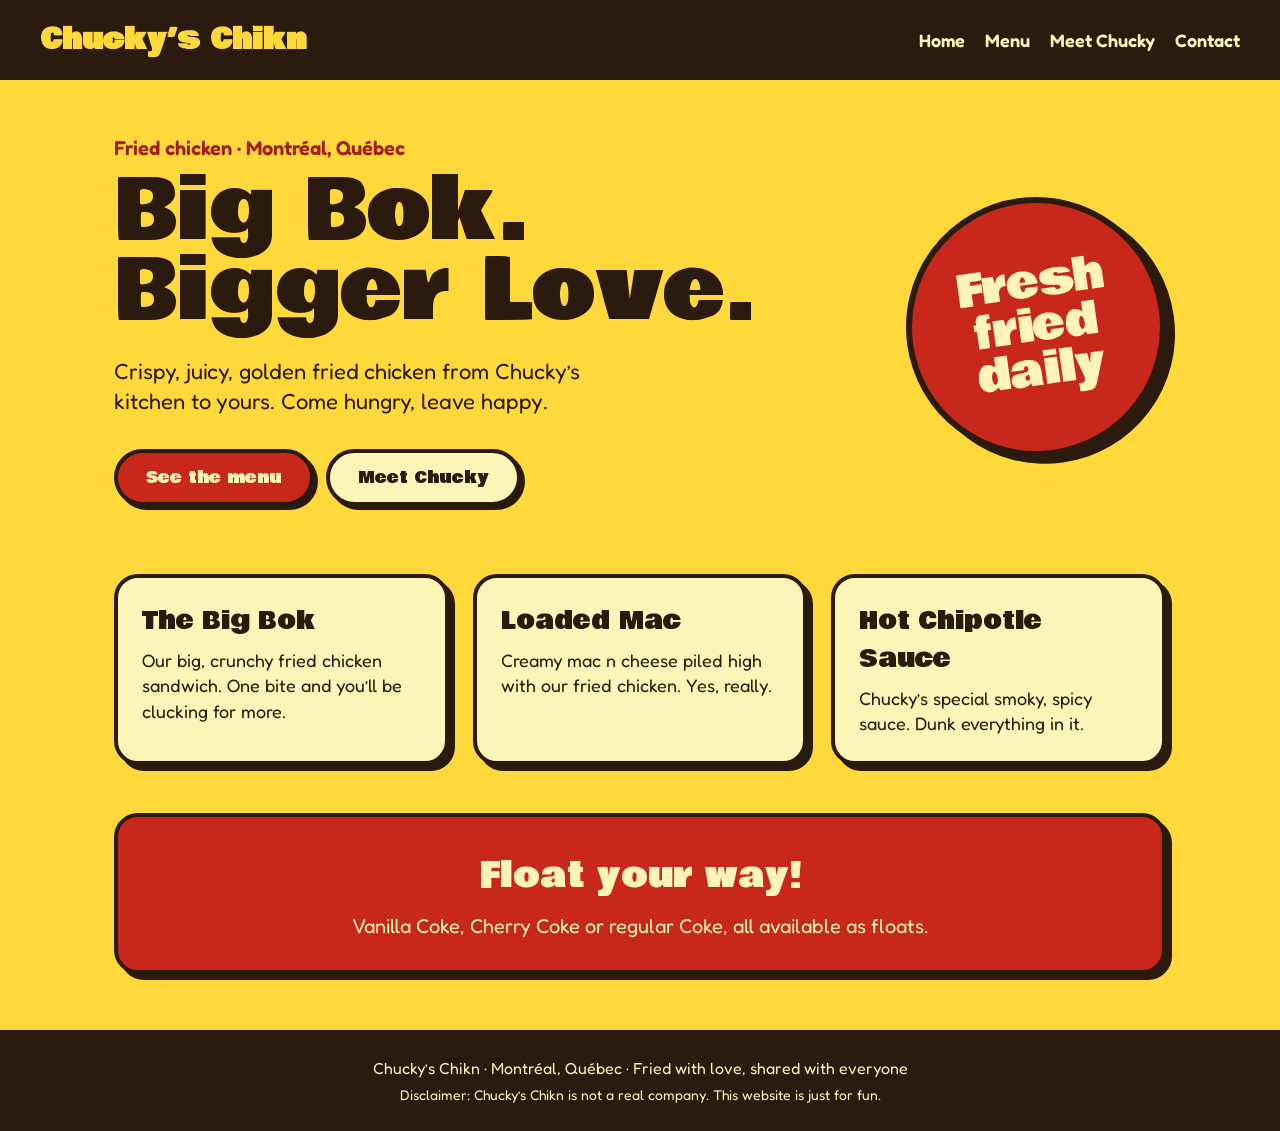
<file: index.html>
<!doctype html>
<html lang="en">
<head>
<meta charset="utf-8">
<meta name="viewport" content="width=device-width, initial-scale=1">
<title>Chucky’s Chikn — Home</title>
<link rel="preconnect" href="https://fonts.googleapis.com">
<link rel="preconnect" href="https://fonts.gstatic.com" crossorigin>
<link href="https://fonts.googleapis.com/css2?family=Bowlby+One&family=Fredoka:wght@400;600&display=swap" rel="stylesheet">
<link rel="stylesheet" href="styles.css">
</head>
<body>
<header class="nav"><a class="logo" href="index.html">Chucky’s Chikn</a><nav><div><a href="index.html">Home</a><a href="menu.html">Menu</a><a href="owner.html">Meet Chucky</a><a href="contact.html">Contact</a></div></nav></header>
<main>
<div class="wrap hero">
<div class="hero-text">
<p class="kicker">Fried chicken · Montréal, Québec</p>
<h1>Big Bok.<br>Bigger Love.</h1>
<p class="lead">Crispy, juicy, golden fried chicken from Chucky’s kitchen to yours. Come hungry, leave happy.</p>
<a class="btn" href="menu.html">See the menu</a><a class="btn alt" href="owner.html">Meet Chucky</a>
</div>
<div class="st sticker">Fresh<br>fried<br>daily</div>
</div>
<div class="wrap" style="padding-top:0">
<div class="grid">
<div class="card"><h3>The Big Bok</h3><p>Our big, crunchy fried chicken sandwich. One bite and you’ll be clucking for more.</p></div>
<div class="card"><h3>Loaded Mac</h3><p>Creamy mac n cheese piled high with our fried chicken. Yes, really.</p></div>
<div class="card"><h3>Hot Chipotle Sauce</h3><p>Chucky’s special smoky, spicy sauce. Dunk everything in it.</p></div>
</div>
<div class="banner"><h2>Float your way!</h2><p>Vanilla Coke, Cherry Coke or regular Coke, all available as floats.</p></div>
</div>
</main>
<footer class="foot">Chucky’s Chikn · Montréal, Québec · Fried with love, shared with everyone<small>Disclaimer: Chucky’s Chikn is not a real company. This website is just for fun.</small></footer>
</body>
</html>
</file>
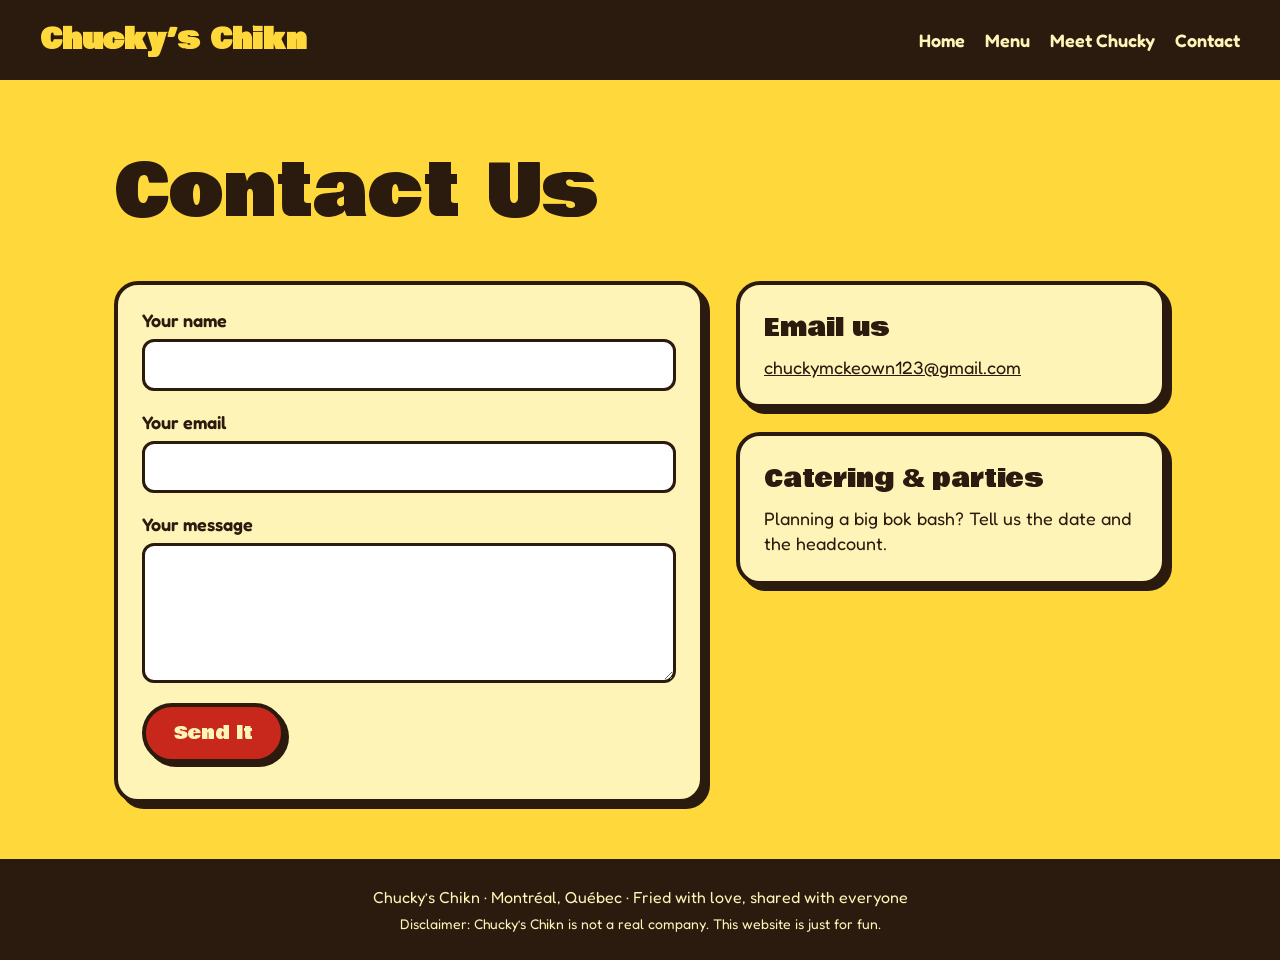
<file: contact.html>
<!doctype html>
<html lang="en">
<head>
<meta charset="utf-8">
<meta name="viewport" content="width=device-width, initial-scale=1">
<title>Chucky’s Chikn — Contact Us</title>
<link rel="preconnect" href="https://fonts.googleapis.com">
<link rel="preconnect" href="https://fonts.gstatic.com" crossorigin>
<link href="https://fonts.googleapis.com/css2?family=Bowlby+One&family=Fredoka:wght@400;600&display=swap" rel="stylesheet">
<link rel="stylesheet" href="styles.css">
</head>
<body>
<header class="nav"><a class="logo" href="index.html">Chucky’s Chikn</a><nav><div><a href="index.html">Home</a><a href="menu.html">Menu</a><a href="owner.html">Meet Chucky</a><a href="contact.html">Contact</a></div></nav></header>
<main>
<div class="wrap">
<h1>Contact Us</h1>
<div class="contact">
<form class="card formcard" action="mailto:chuckymckeown123@gmail.com" method="post" enctype="text/plain">
<label for="n">Your name</label><input id="n" name="name" type="text" required>
<label for="e">Your email</label><input id="e" name="email" type="email" required>
<label for="m">Your message</label><textarea id="m" name="message" rows="5" required></textarea>
<button class="btn" type="submit">Send it</button>
</form>
<div class="side">
<div class="card"><h3>Email us</h3><p><a href="mailto:chuckymckeown123@gmail.com">chuckymckeown123@gmail.com</a></p></div>
<div class="card"><h3>Catering &amp; parties</h3><p>Planning a big bok bash? Tell us the date and the headcount.</p></div>
</div>
</div>
</div>
</main>
<footer class="foot">Chucky’s Chikn · Montréal, Québec · Fried with love, shared with everyone<small>Disclaimer: Chucky’s Chikn is not a real company. This website is just for fun.</small></footer>
</body>
</html>
</file>
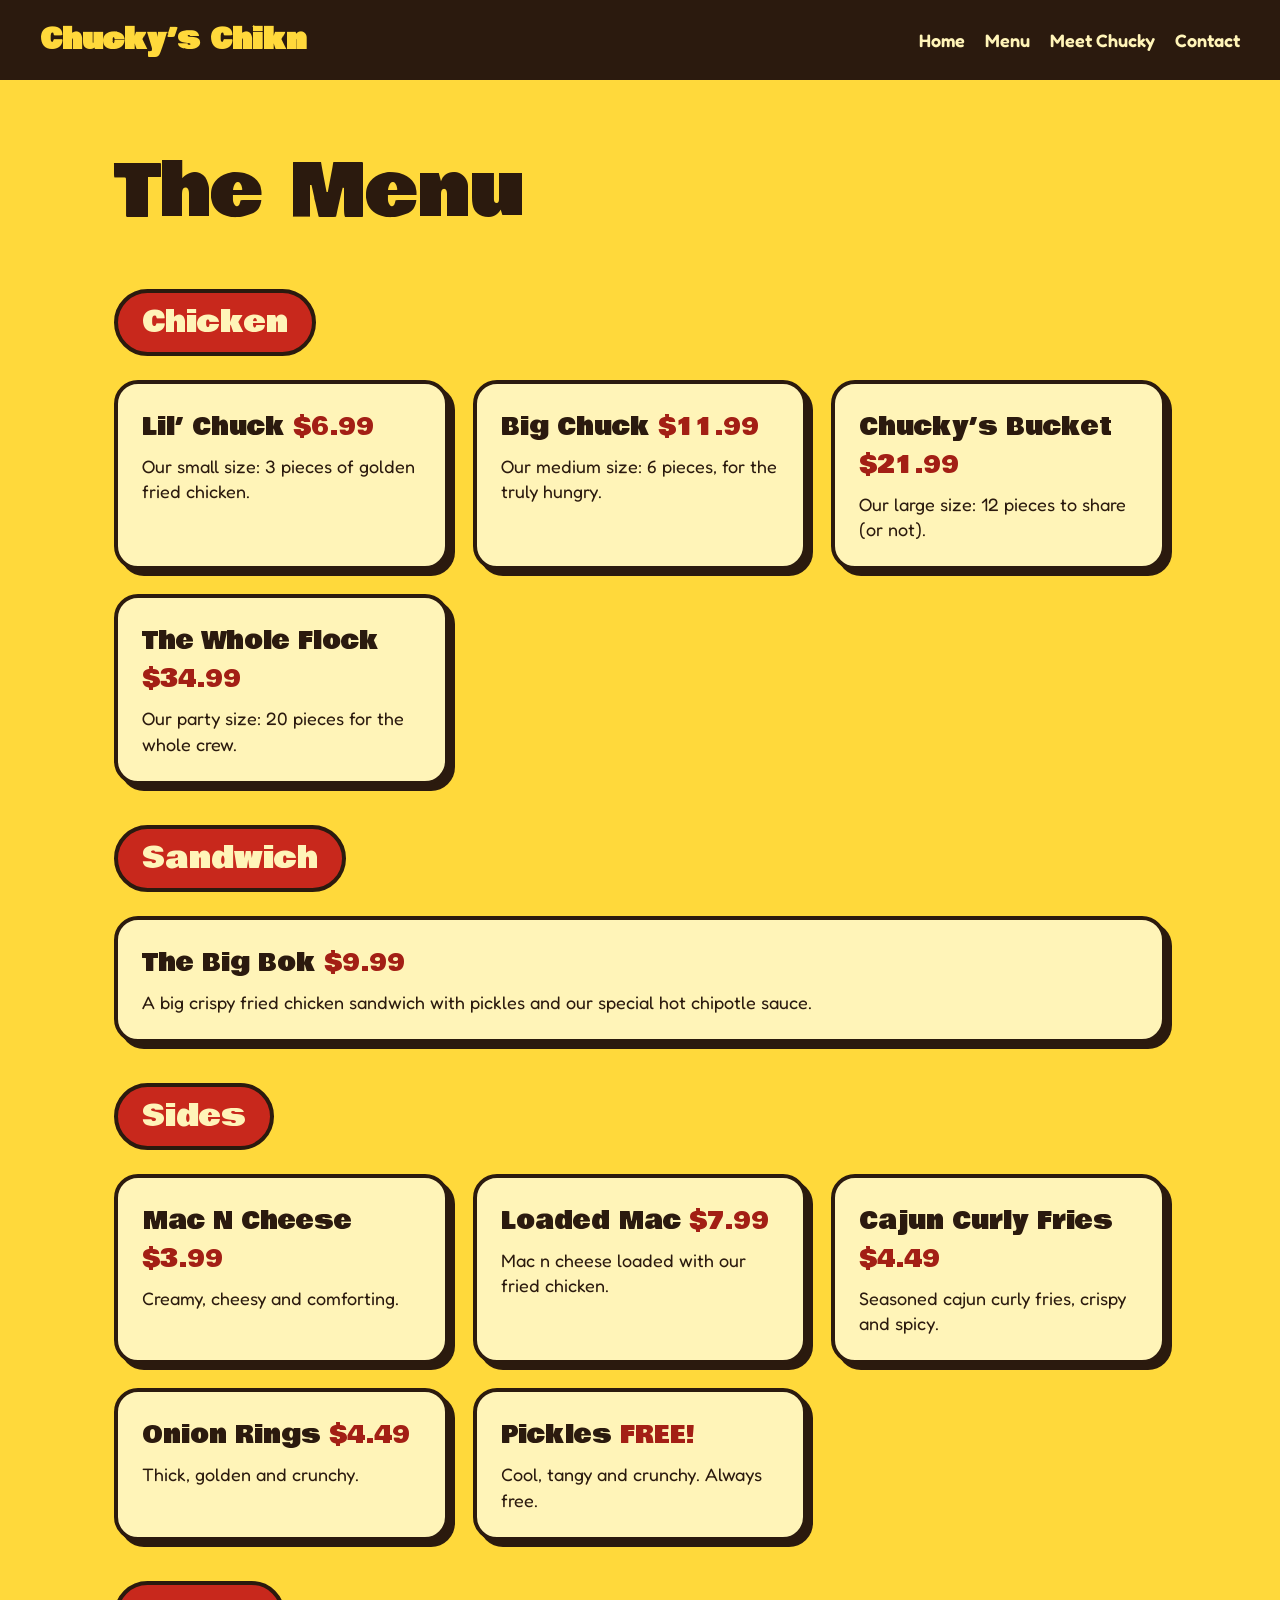
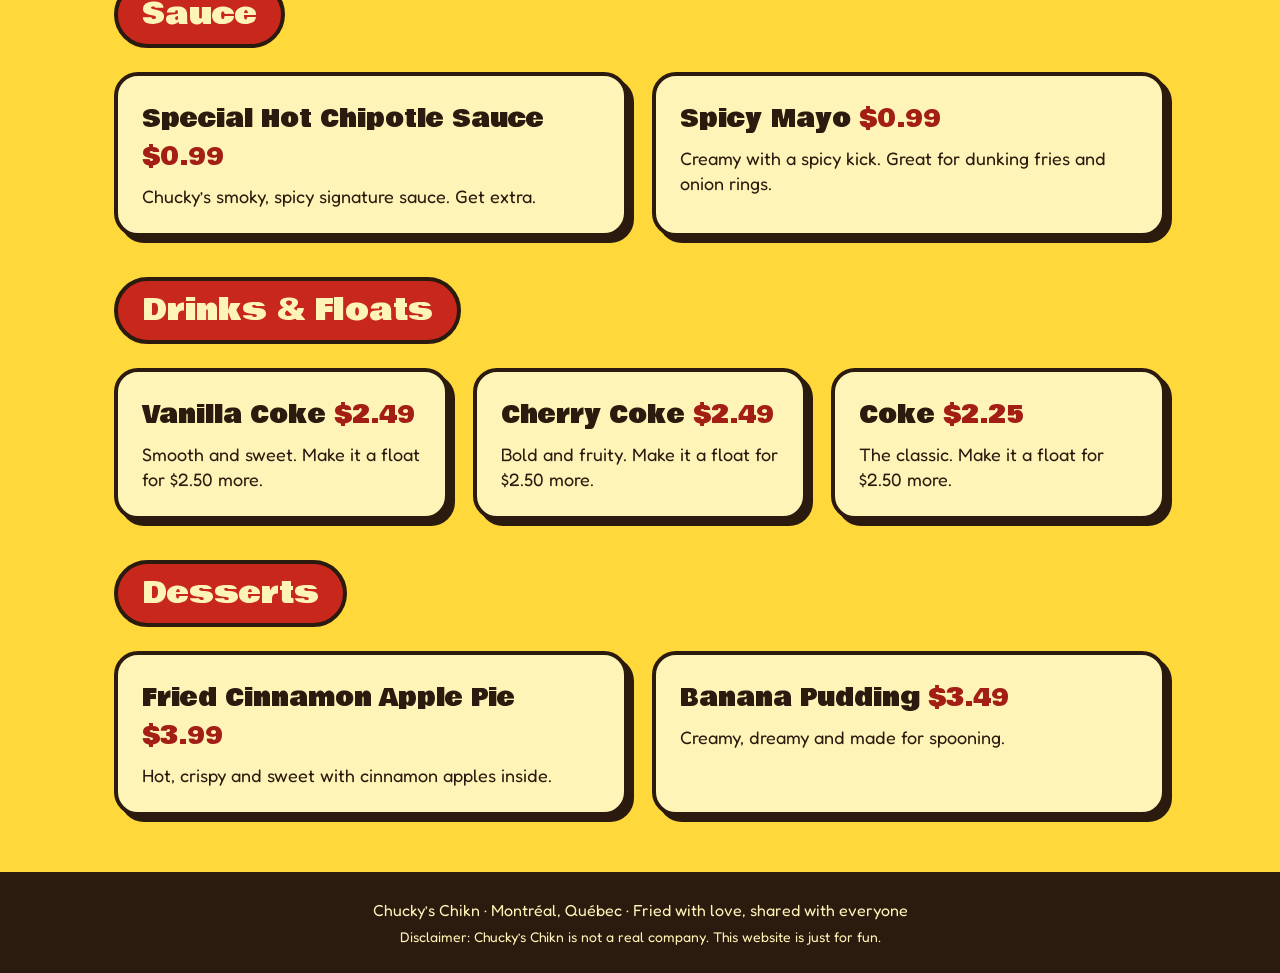
<file: menu.html>
<!doctype html>
<html lang="en">
<head>
<meta charset="utf-8">
<meta name="viewport" content="width=device-width, initial-scale=1">
<title>Chucky’s Chikn — Menu</title>
<link rel="preconnect" href="https://fonts.googleapis.com">
<link rel="preconnect" href="https://fonts.gstatic.com" crossorigin>
<link href="https://fonts.googleapis.com/css2?family=Bowlby+One&family=Fredoka:wght@400;600&display=swap" rel="stylesheet">
<link rel="stylesheet" href="styles.css">
</head>
<body>
<header class="nav"><a class="logo" href="index.html">Chucky’s Chikn</a><nav><div><a href="index.html">Home</a><a href="menu.html">Menu</a><a href="owner.html">Meet Chucky</a><a href="contact.html">Contact</a></div></nav></header>
<main>
<div class="wrap">
<h1>The Menu</h1>
<h2 class="sec">Chicken</h2>
<div class="grid">
<div class="card"><h3>Lil’ Chuck <span class="price">$6.99</span></h3><p>Our small size: 3 pieces of golden fried chicken.</p></div>
<div class="card"><h3>Big Chuck <span class="price">$11.99</span></h3><p>Our medium size: 6 pieces, for the truly hungry.</p></div>
<div class="card"><h3>Chucky’s Bucket <span class="price">$21.99</span></h3><p>Our large size: 12 pieces to share (or not).</p></div>
<div class="card"><h3>The Whole Flock <span class="price">$34.99</span></h3><p>Our party size: 20 pieces for the whole crew.</p></div>
</div>
<h2 class="sec">Sandwich</h2>
<div class="grid">
<div class="card"><h3>The Big Bok <span class="price">$9.99</span></h3><p>A big crispy fried chicken sandwich with pickles and our special hot chipotle sauce.</p></div>
</div>
<h2 class="sec">Sides</h2>
<div class="grid">
<div class="card"><h3>Mac N Cheese <span class="price">$3.99</span></h3><p>Creamy, cheesy and comforting.</p></div>
<div class="card"><h3>Loaded Mac <span class="price">$7.99</span></h3><p>Mac n cheese loaded with our fried chicken.</p></div>
<div class="card"><h3>Cajun Curly Fries <span class="price">$4.49</span></h3><p>Seasoned cajun curly fries, crispy and spicy.</p></div>
<div class="card"><h3>Onion Rings <span class="price">$4.49</span></h3><p>Thick, golden and crunchy.</p></div>
<div class="card"><h3>Pickles <span class="price">FREE!</span></h3><p>Cool, tangy and crunchy. Always free.</p></div>
</div>
<h2 class="sec">Sauce</h2>
<div class="grid">
<div class="card"><h3>Special Hot Chipotle Sauce <span class="price">$0.99</span></h3><p>Chucky’s smoky, spicy signature sauce. Get extra.</p></div>
<div class="card"><h3>Spicy Mayo <span class="price">$0.99</span></h3><p>Creamy with a spicy kick. Great for dunking fries and onion rings.</p></div>
</div>
<h2 class="sec">Drinks &amp; Floats</h2>
<div class="grid">
<div class="card"><h3>Vanilla Coke <span class="price">$2.49</span></h3><p>Smooth and sweet. Make it a float for $2.50 more.</p></div>
<div class="card"><h3>Cherry Coke <span class="price">$2.49</span></h3><p>Bold and fruity. Make it a float for $2.50 more.</p></div>
<div class="card"><h3>Coke <span class="price">$2.25</span></h3><p>The classic. Make it a float for $2.50 more.</p></div>
</div>
<h2 class="sec">Desserts</h2>
<div class="grid">
<div class="card"><h3>Fried Cinnamon Apple Pie <span class="price">$3.99</span></h3><p>Hot, crispy and sweet with cinnamon apples inside.</p></div>
<div class="card"><h3>Banana Pudding <span class="price">$3.49</span></h3><p>Creamy, dreamy and made for spooning.</p></div>
</div>
</div>
</main>
<footer class="foot">Chucky’s Chikn · Montréal, Québec · Fried with love, shared with everyone<small>Disclaimer: Chucky’s Chikn is not a real company. This website is just for fun.</small></footer>
</body>
</html>
</file>
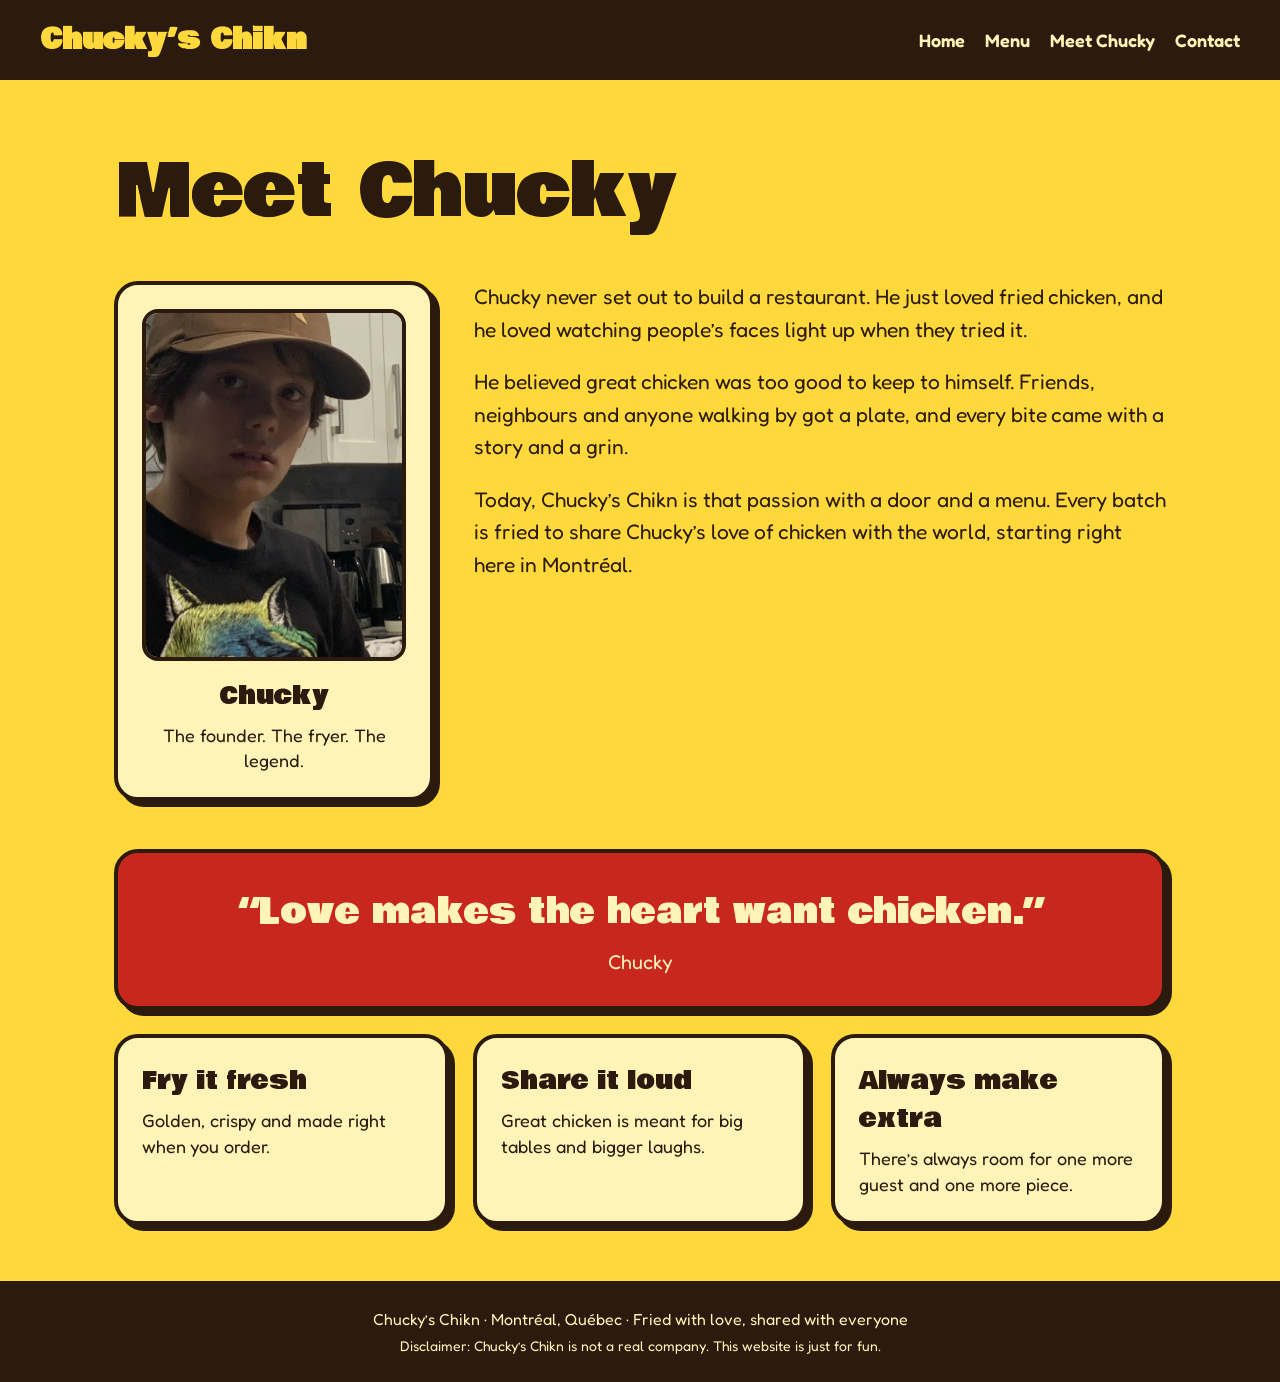
<file: owner.html>
<!doctype html>
<html lang="en">
<head>
<meta charset="utf-8">
<meta name="viewport" content="width=device-width, initial-scale=1">
<title>Chucky’s Chikn — Meet Chucky</title>
<link rel="preconnect" href="https://fonts.googleapis.com">
<link rel="preconnect" href="https://fonts.gstatic.com" crossorigin>
<link href="https://fonts.googleapis.com/css2?family=Bowlby+One&family=Fredoka:wght@400;600&display=swap" rel="stylesheet">
<link rel="stylesheet" href="styles.css">
</head>
<body>
<header class="nav"><a class="logo" href="index.html">Chucky’s Chikn</a><nav><div><a href="index.html">Home</a><a href="menu.html">Menu</a><a href="owner.html">Meet Chucky</a><a href="contact.html">Contact</a></div></nav></header>
<main>
<div class="wrap">
<h1>Meet Chucky</h1>
<div class="about">
<div class="card photo"><img src="images/chucky.jpg" alt="Chucky, founder of Chucky’s Chikn"><h3>Chucky</h3><p>The founder. The fryer. The legend.</p></div>
<div class="story">
<p>Chucky never set out to build a restaurant. He just loved fried chicken, and he loved watching people’s faces light up when they tried it.</p>
<p>He believed great chicken was too good to keep to himself. Friends, neighbours and anyone walking by got a plate, and every bite came with a story and a grin.</p>
<p>Today, Chucky’s Chikn is that passion with a door and a menu. Every batch is fried to share Chucky’s love of chicken with the world, starting right here in Montréal.</p>
</div>
</div>
<div class="banner" style="margin-bottom:24px"><h2>“Love makes the heart want chicken.”</h2><p>Chucky</p></div>
<div class="grid">
<div class="card"><h3>Fry it fresh</h3><p>Golden, crispy and made right when you order.</p></div>
<div class="card"><h3>Share it loud</h3><p>Great chicken is meant for big tables and bigger laughs.</p></div>
<div class="card"><h3>Always make extra</h3><p>There’s always room for one more guest and one more piece.</p></div>
</div>
</div>
</main>
<footer class="foot">Chucky’s Chikn · Montréal, Québec · Fried with love, shared with everyone<small>Disclaimer: Chucky’s Chikn is not a real company. This website is just for fun.</small></footer>
</body>
</html>
</file>
<file: styles.css>
/* Chucky's Chikn — shared styles */
*{box-sizing:border-box}
body{margin:0;font-family:Fredoka,sans-serif;background:#FFD93B;color:#2B1A0E}
h1,h2,h3,.logo,.btn,.st{font-family:'Bowlby One',sans-serif;font-weight:400;margin:0}
h1{font-size:clamp(44px,7vw,72px)}
a{color:#2B1A0E}
.nav{display:flex;flex-wrap:wrap;gap:12px 24px;align-items:center;justify-content:space-between;padding:18px 40px;background:#2B1A0E}
.nav div{display:flex;gap:20px;flex-wrap:wrap}
.nav a{color:#FFF4B8;font-weight:600;font-size:18px;text-decoration:none}
.nav a:hover,.nav a:focus-visible{color:#FFD93B}
.nav .logo{color:#FFD93B;font-size:28px}
.wrap{max-width:1100px;margin:0 auto;padding:56px 24px}
.card{background:#FFF4B8;border:4px solid #2B1A0E;border-radius:24px;padding:24px;box-shadow:6px 6px 0 #2B1A0E}
.card h3{font-size:24px;margin-bottom:8px}
.card p{margin:0;font-size:18px;line-height:1.4}
.price{color:#A31F15;white-space:nowrap}
.grid{display:grid;grid-template-columns:repeat(auto-fit,minmax(260px,1fr));gap:24px}
.btn{display:inline-block;background:#C8281C;color:#FFF4B8;border:4px solid #2B1A0E;border-radius:999px;padding:12px 28px;text-decoration:none;box-shadow:4px 4px 0 #2B1A0E;margin:0 12px 12px 0}
.btn:hover{color:#fff}
.alt{background:#FFF4B8;color:#2B1A0E}
.st{display:flex;align-items:center;justify-content:center;text-align:center;border-radius:50%;background:#C8281C;color:#FFF4B8;border:6px solid #2B1A0E;box-shadow:8px 8px 0 #2B1A0E;line-height:1}
.sec{display:inline-block;background:#C8281C;color:#FFF4B8;padding:6px 24px;border-radius:999px;border:4px solid #2B1A0E;font-size:30px;margin:40px 0 24px}
.banner{margin-top:48px;background:#C8281C;color:#FFF4B8;border:4px solid #2B1A0E;border-radius:24px;padding:32px;text-align:center;box-shadow:6px 6px 0 #2B1A0E}
.banner h2{font-size:clamp(26px,4vw,34px)}
.banner p{font-size:20px;margin:12px 0 0}
.hero{display:flex;flex-wrap:wrap;gap:40px;align-items:center;justify-content:space-between}
.hero-text{flex:1 1 480px}
.hero h1{font-size:clamp(48px,8vw,84px);line-height:.95}
.kicker{margin:0 0 12px;font-weight:600;font-size:20px;color:#A31F15}
.lead{font-size:22px;max-width:520px;margin:24px 0 32px;line-height:1.4}
.sticker{width:260px;height:260px;font-size:44px;transform:rotate(-8deg)}
.about{display:flex;flex-wrap:wrap;gap:40px;margin-top:32px;align-items:flex-start}
.photo{flex:0 1 320px;text-align:center}
.photo img{width:100%;aspect-ratio:3/4;object-fit:cover;border-radius:16px;border:4px solid #2B1A0E;display:block;margin-bottom:16px}
.story{flex:1 1 480px;font-size:21px;line-height:1.55}
.story p{margin:0 0 20px}
.contact{display:flex;flex-wrap:wrap;gap:32px;margin-top:32px}
.formcard{flex:1 1 480px;display:flex;flex-direction:column;gap:8px;font-size:18px;font-weight:600}
.side{flex:1 1 320px;display:flex;flex-direction:column;gap:24px}
input,textarea{padding:12px;font:inherit;border:3px solid #2B1A0E;border-radius:12px;margin-bottom:12px}
button.btn{font-size:18px;cursor:pointer;align-self:flex-start}
.foot{background:#2B1A0E;color:#FFF4B8;text-align:center;padding:28px;font-size:16px}
.foot small{display:block;font-size:14px;margin-top:8px}
@media (prefers-reduced-motion:no-preference){.btn{transition:transform .15s}.btn:hover{transform:translateY(-2px)}}
</file>
